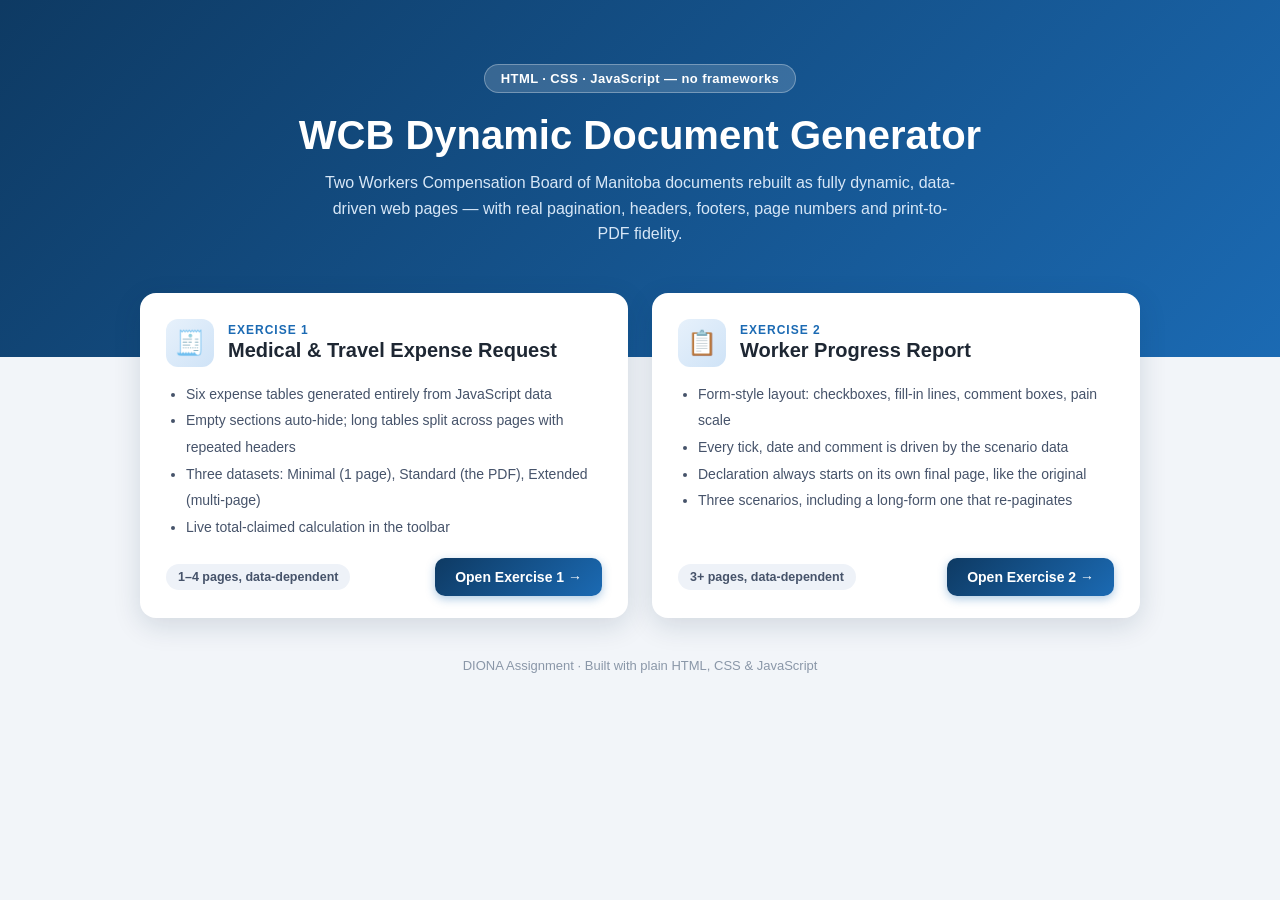
<file: index.html>
<!DOCTYPE html>
<html lang="en">
<head>
  <meta charset="UTF-8">
  <meta name="viewport" content="width=device-width, initial-scale=1.0">
  <title>DIONA Assignment · WCB Dynamic Documents</title>
  <style>
    :root {
      --navy: #0e3a63;
      --blue: #1b6ab3;
      --ink: #1e2733;
    }
    * { box-sizing: border-box; }
    body {
      margin: 0;
      font-family: "Segoe UI", Arial, sans-serif;
      background: #f2f5f9;
      color: var(--ink);
    }

    .hero {
      background: linear-gradient(135deg, var(--navy), var(--blue));
      color: #fff;
      text-align: center;
      padding: 64px 24px 110px;
    }
    .hero .badge {
      display: inline-block;
      background: rgba(255, 255, 255, 0.16);
      border: 1px solid rgba(255, 255, 255, 0.3);
      border-radius: 999px;
      padding: 6px 16px;
      font-size: 13px;
      font-weight: 600;
      letter-spacing: 0.4px;
      margin-bottom: 20px;
    }
    .hero h1 { margin: 0 0 12px; font-size: clamp(26px, 4vw, 40px); }
    .hero p {
      margin: 0 auto;
      max-width: 640px;
      font-size: 16px;
      color: #d7e7f7;
      line-height: 1.6;
    }

    .cards {
      max-width: 1040px;
      margin: -64px auto 0;
      padding: 0 20px;
      display: grid;
      grid-template-columns: 1fr 1fr;
      gap: 24px;
    }
    @media (max-width: 860px) { .cards { grid-template-columns: 1fr; } }

    .card {
      background: #fff;
      border-radius: 16px;
      box-shadow: 0 8px 28px rgba(14, 40, 70, 0.14);
      padding: 26px 26px 22px;
      display: flex;
      flex-direction: column;
      transition: transform 0.15s, box-shadow 0.15s;
    }
    .card:hover { transform: translateY(-3px); box-shadow: 0 14px 36px rgba(14, 40, 70, 0.2); }
    .card .top { display: flex; align-items: center; gap: 14px; margin-bottom: 14px; }
    .card .icon {
      width: 48px; height: 48px;
      border-radius: 12px;
      background: linear-gradient(135deg, #e7f1fb, #cfe3f7);
      display: flex; align-items: center; justify-content: center;
      font-size: 24px;
    }
    .card .kicker { font-size: 12px; font-weight: 700; letter-spacing: 1px; color: var(--blue); text-transform: uppercase; }
    .card h2 { margin: 2px 0 0; font-size: 20px; }
    .card ul { margin: 0 0 18px; padding-left: 20px; color: #46536a; font-size: 14px; line-height: 1.9; }
    .card .cta-row { margin-top: auto; display: flex; align-items: center; justify-content: space-between; }
    .pages-badge {
      font-size: 12.5px; font-weight: 600; color: #46536a;
      background: #eef2f8; border-radius: 999px; padding: 6px 12px;
    }
    .btn {
      display: inline-block;
      background: linear-gradient(135deg, var(--navy), var(--blue));
      color: #fff;
      text-decoration: none;
      font-weight: 700;
      font-size: 14px;
      padding: 11px 20px;
      border-radius: 10px;
      box-shadow: 0 3px 10px rgba(27, 106, 179, 0.35);
    }
    .btn:hover { filter: brightness(1.08); }

    footer {
      text-align: center;
      color: #8a97a8;
      font-size: 13px;
      padding: 40px 20px 30px;
    }
  </style>
</head>
<body>

  <div class="hero">
    <div class="badge">HTML &middot; CSS &middot; JavaScript — no frameworks</div>
    <h1>WCB Dynamic Document Generator</h1>
    <p>Two Workers Compensation Board of Manitoba documents rebuilt as fully dynamic,
       data-driven web pages — with real pagination, headers, footers, page numbers
       and print-to-PDF fidelity.</p>
  </div>

  <div class="cards">
    <div class="card">
      <div class="top">
        <div class="icon">🧾</div>
        <div>
          <div class="kicker">Exercise 1</div>
          <h2>Medical &amp; Travel Expense Request</h2>
        </div>
      </div>
      <ul>
        <li>Six expense tables generated entirely from JavaScript data</li>
        <li>Empty sections auto-hide; long tables split across pages with repeated headers</li>
        <li>Three datasets: Minimal (1 page), Standard (the PDF), Extended (multi-page)</li>
        <li>Live total-claimed calculation in the toolbar</li>
      </ul>
      <div class="cta-row">
        <span class="pages-badge">1–4 pages, data-dependent</span>
        <a class="btn" href="exercise1/index.html">Open Exercise 1 →</a>
      </div>
    </div>

    <div class="card">
      <div class="top">
        <div class="icon">📋</div>
        <div>
          <div class="kicker">Exercise 2</div>
          <h2>Worker Progress Report</h2>
        </div>
      </div>
      <ul>
        <li>Form-style layout: checkboxes, fill-in lines, comment boxes, pain scale</li>
        <li>Every tick, date and comment is driven by the scenario data</li>
        <li>Declaration always starts on its own final page, like the original</li>
        <li>Three scenarios, including a long-form one that re-paginates</li>
      </ul>
      <div class="cta-row">
        <span class="pages-badge">3+ pages, data-dependent</span>
        <a class="btn" href="exercise2/index.html">Open Exercise 2 →</a>
      </div>
    </div>
  </div>

  <footer>DIONA Assignment &middot; Built with plain HTML, CSS &amp; JavaScript</footer>

</body>
</html>
</file>
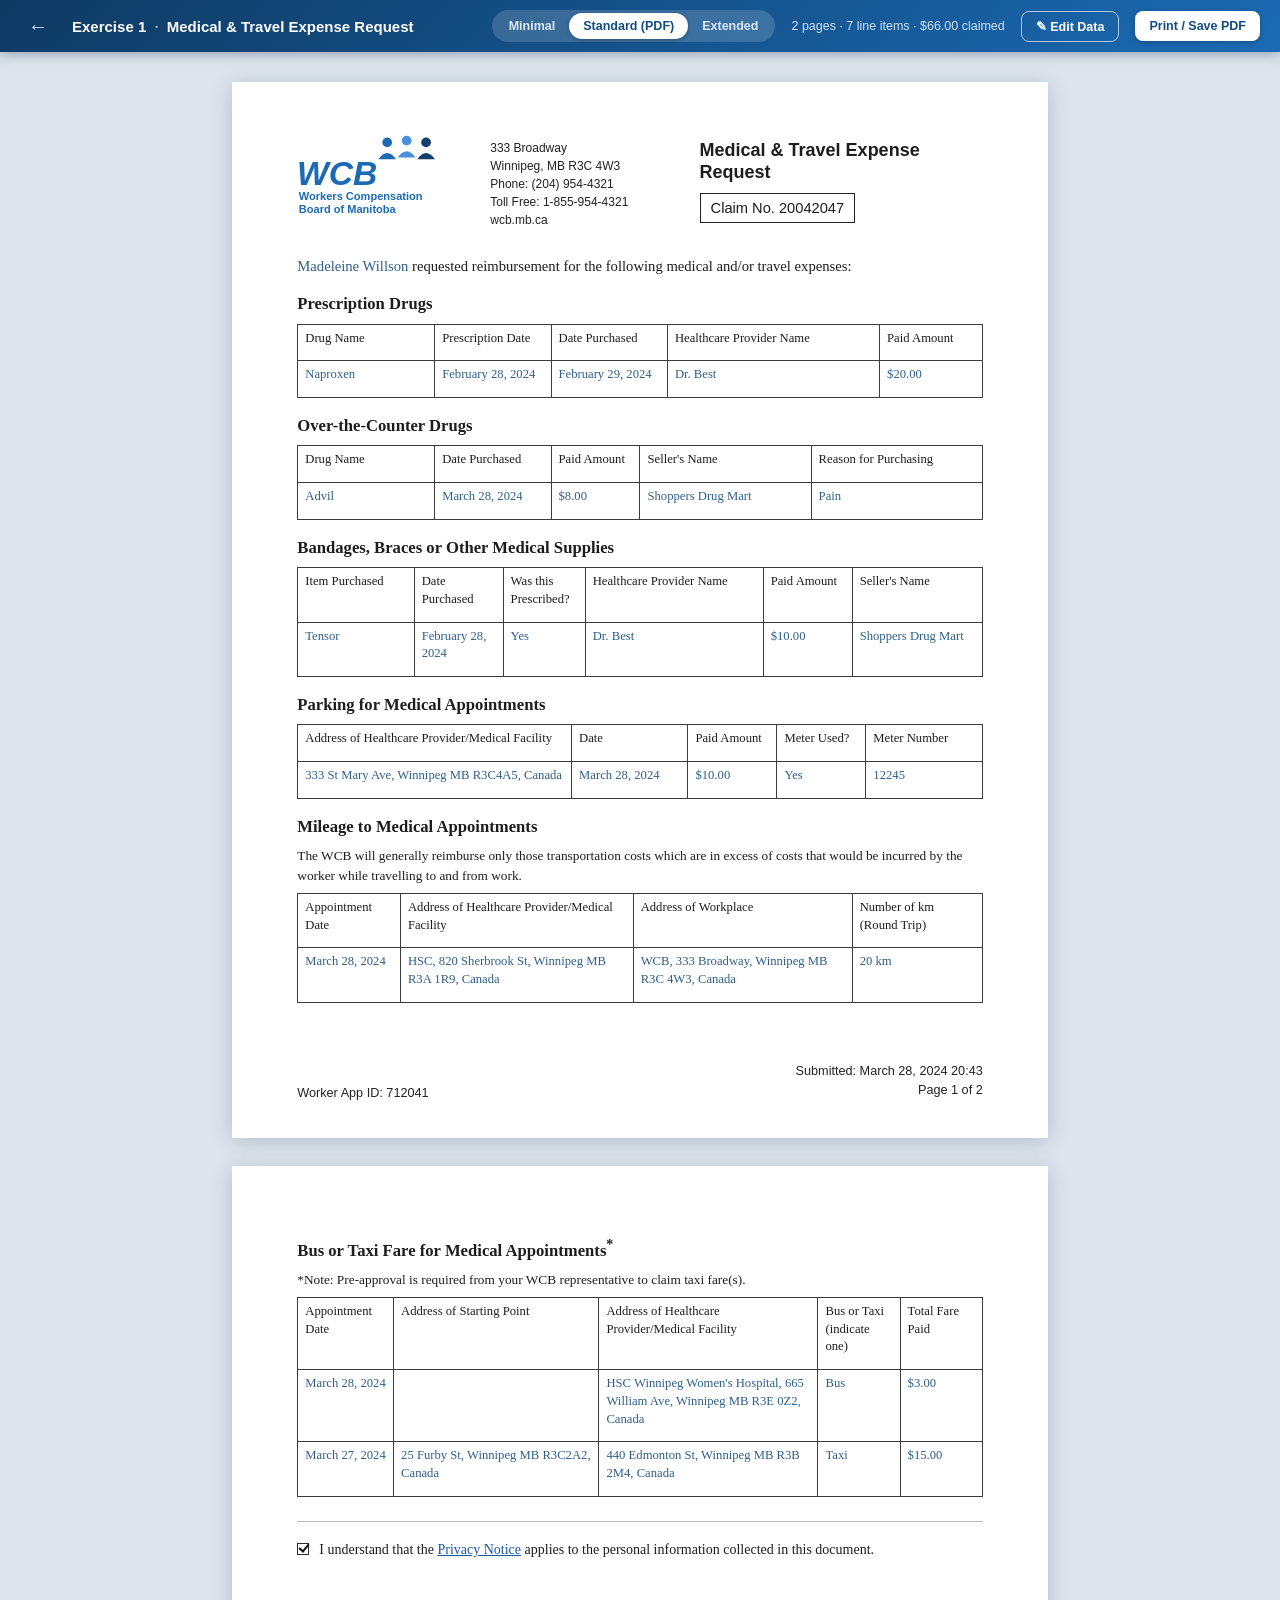
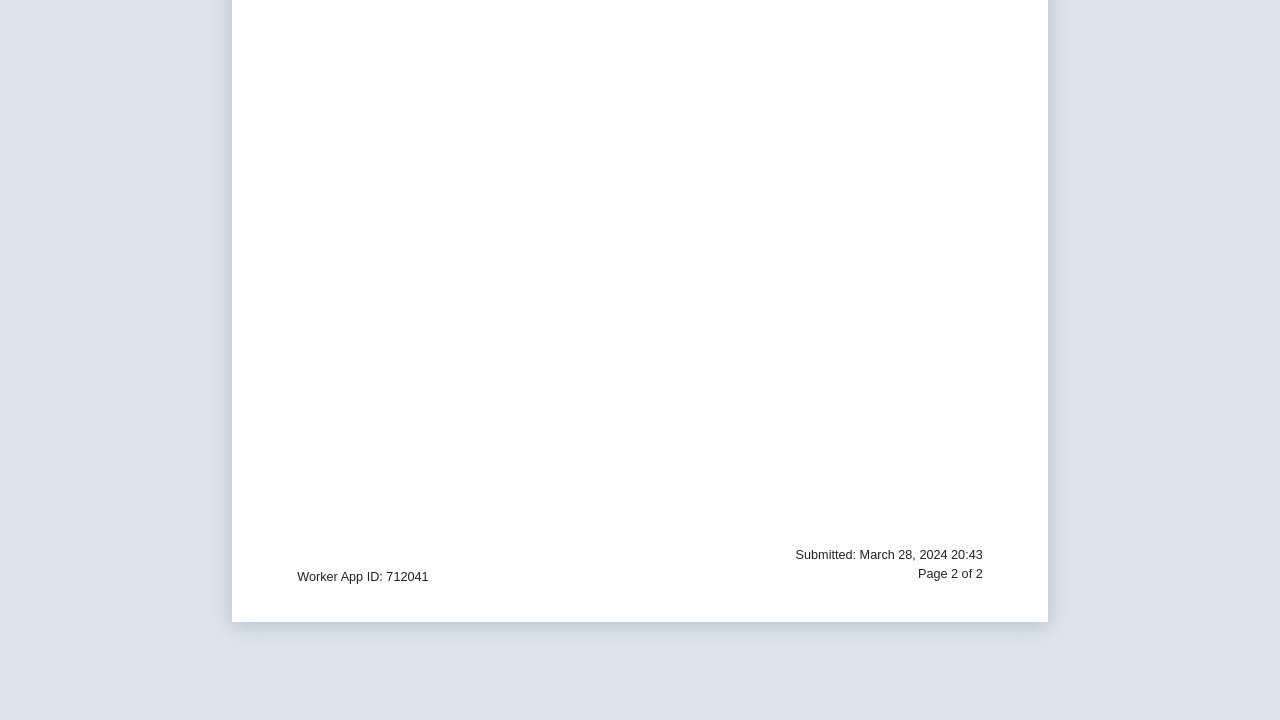
<file: exercise1/index.html>
<!DOCTYPE html>
<html lang="en">
<head>
  <meta charset="UTF-8">
  <meta name="viewport" content="width=device-width, initial-scale=1.0">
  <title>Exercise 1 · Medical &amp; Travel Expense Request</title>
  <link rel="stylesheet" href="../assets/css/base.css">
  <link rel="stylesheet" href="style.css">
</head>
<body>

  <header class="toolbar no-print">
    <a class="tb-back" href="../index.html" title="Back to home">&larr;</a>
    <div class="tb-title">Exercise 1 <span class="tb-sep">&middot;</span> Medical &amp; Travel Expense Request</div>
    <div class="seg" id="datasetSeg" title="Switch dataset to see the document adapt">
      <button data-set="minimal">Minimal</button>
      <button data-set="standard" class="active">Standard (PDF)</button>
      <button data-set="extended">Extended</button>
    </div>
    <span class="tb-stat" id="tbStat"></span>
    <button class="btn-edit" id="btnEdit" title="Edit the current data as JSON">&#9998; Edit Data</button>
    <button class="btn-print" id="btnPrint">Print / Save PDF</button>
  </header>

  <main id="paper"></main>

  <script src="../assets/js/common.js"></script>
  <script src="../assets/js/paginator.js"></script>
  <script src="../assets/js/editor.js"></script>
  <script src="data.js"></script>
  <script src="script.js"></script>
</body>
</html>
</file>
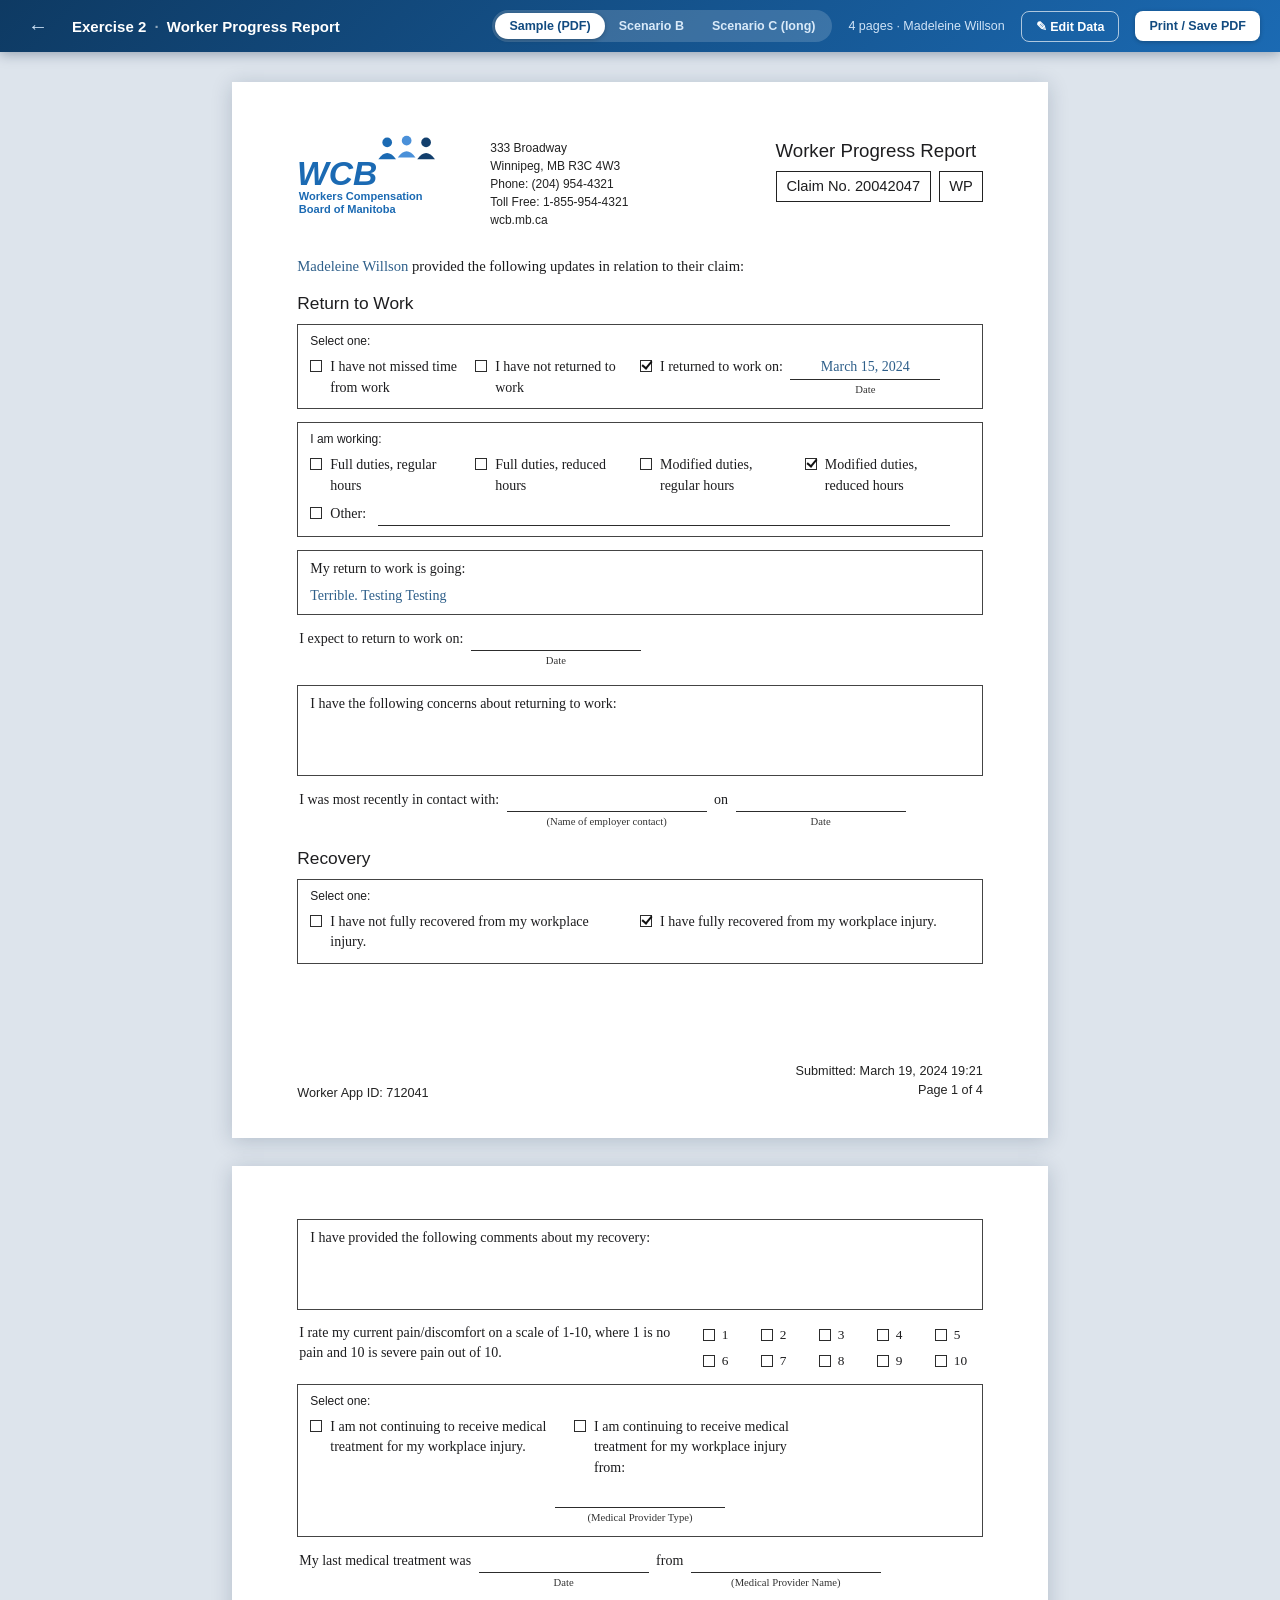
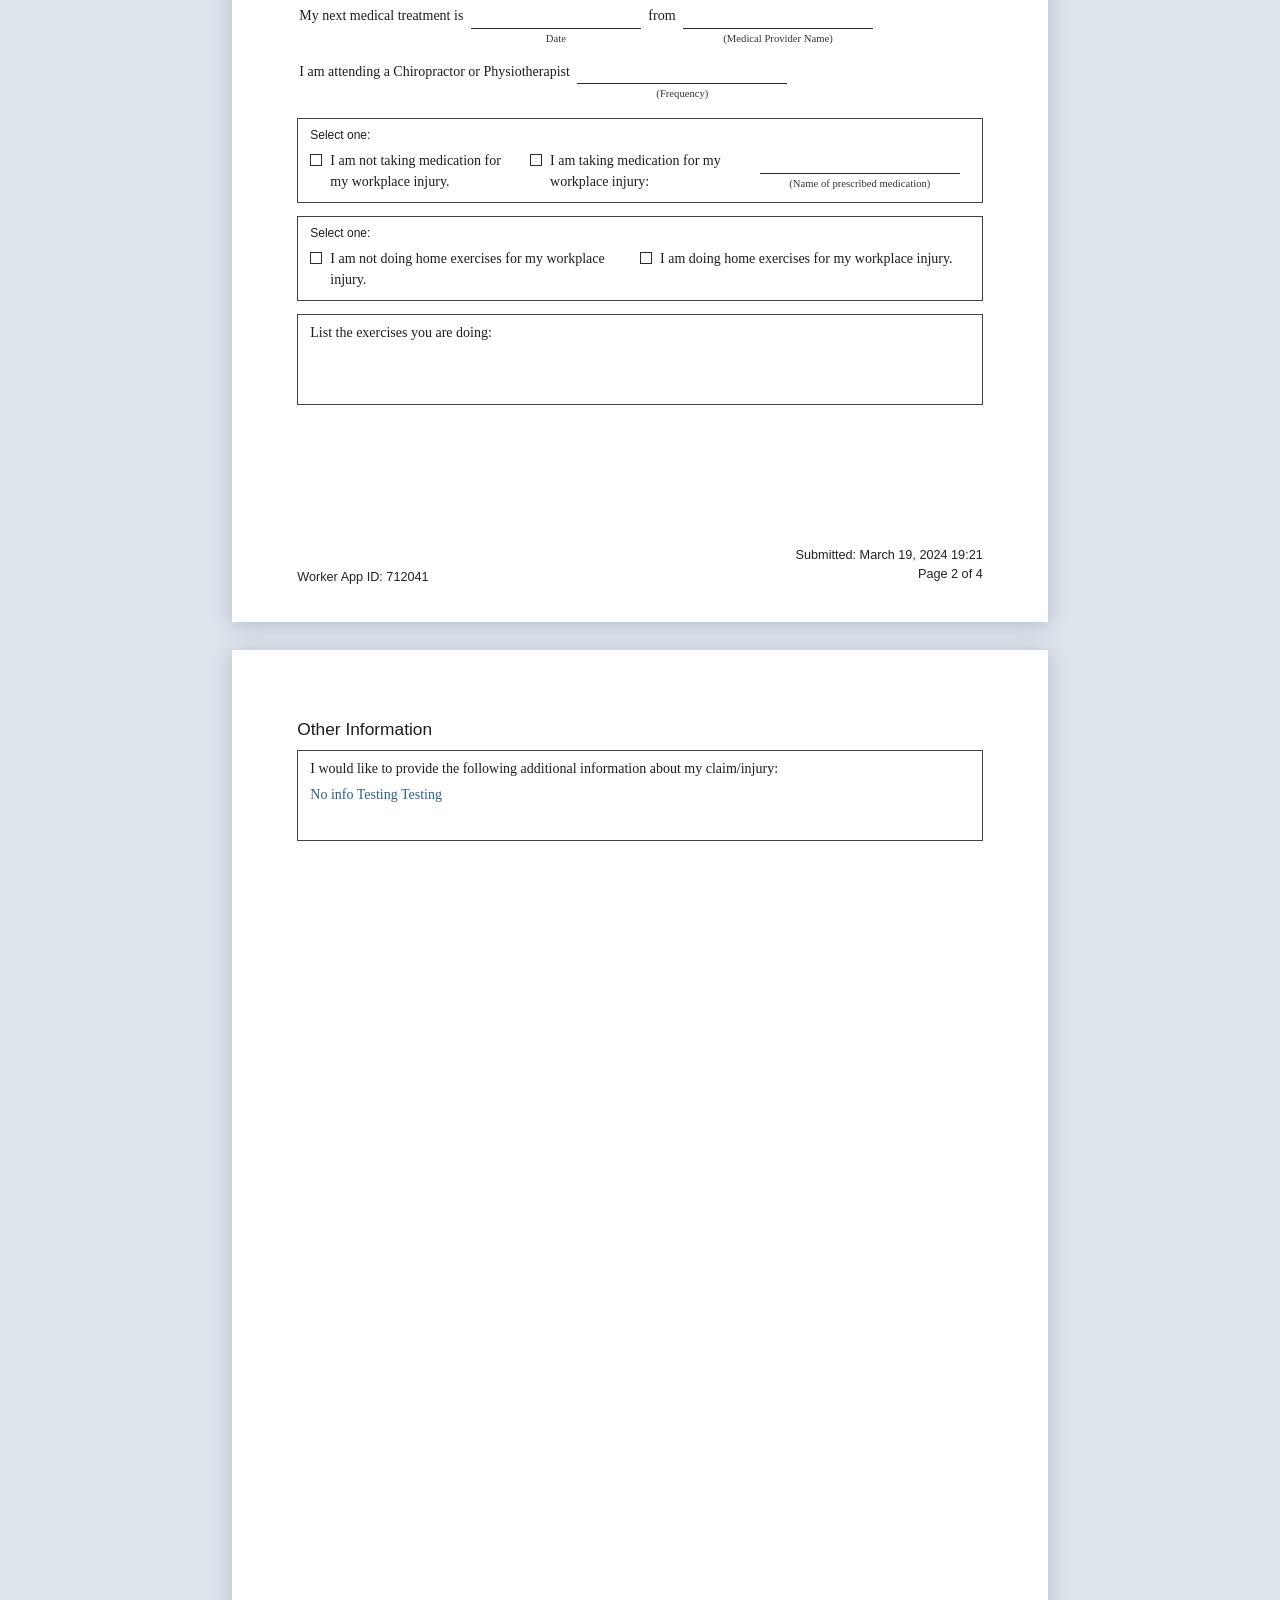
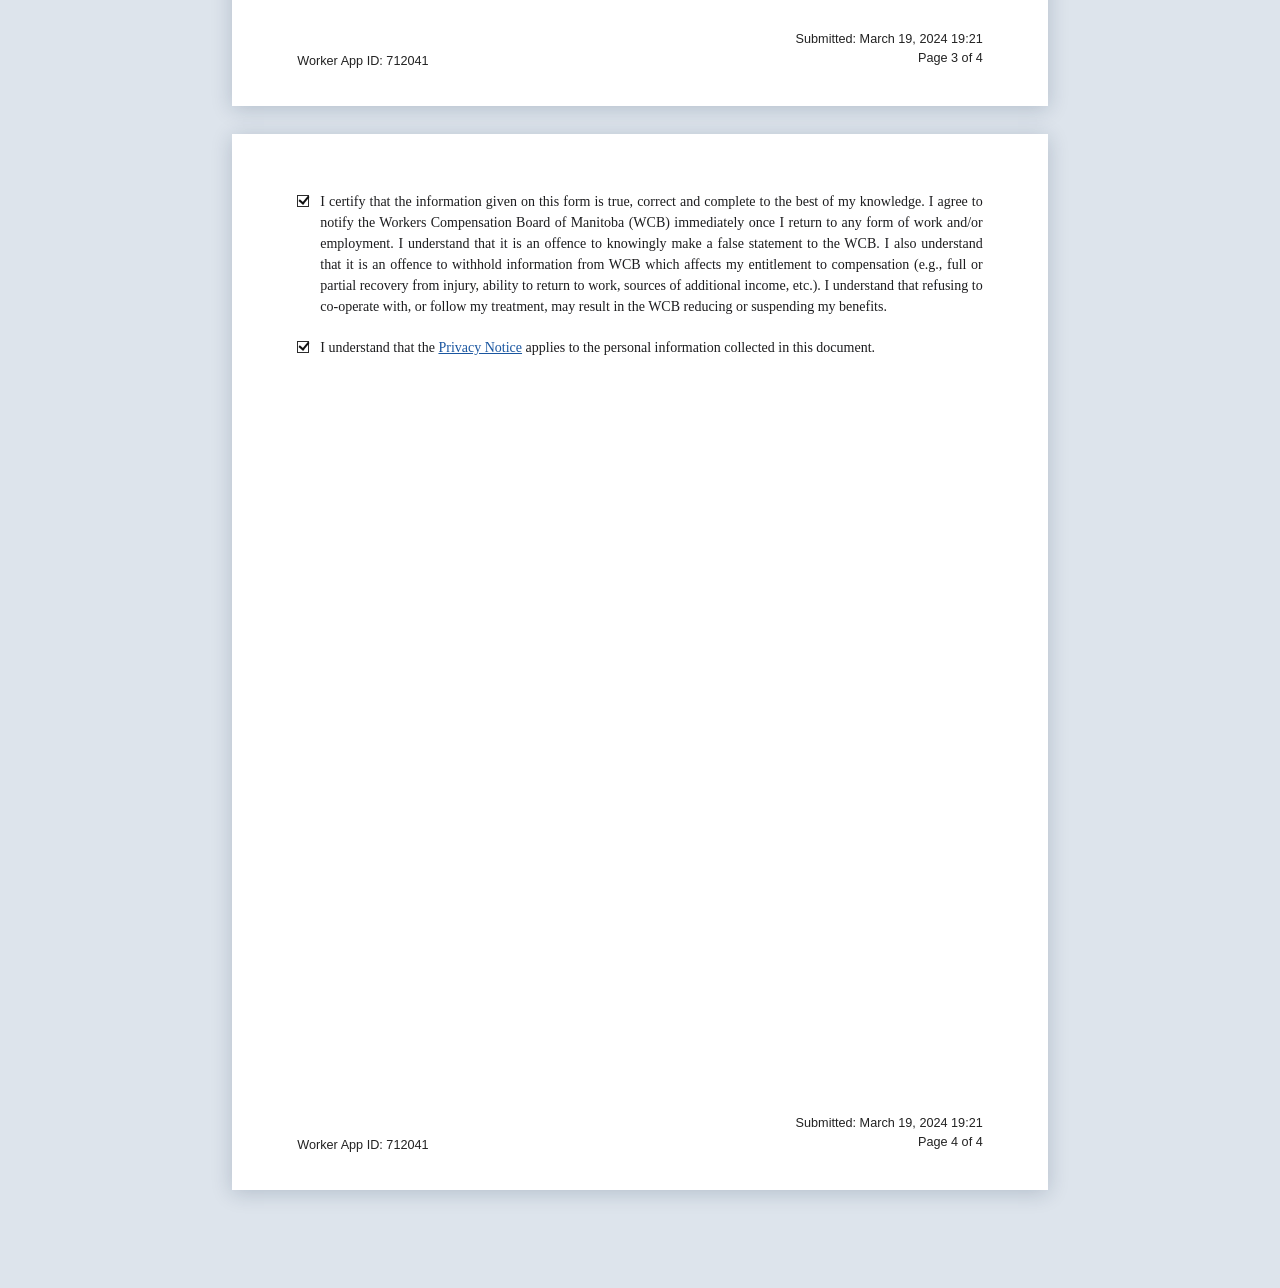
<file: exercise2/index.html>
<!DOCTYPE html>
<html lang="en">
<head>
  <meta charset="UTF-8">
  <meta name="viewport" content="width=device-width, initial-scale=1.0">
  <title>Exercise 2 · Worker Progress Report</title>
  <link rel="stylesheet" href="../assets/css/base.css">
  <link rel="stylesheet" href="style.css">
</head>
<body>

  <header class="toolbar no-print">
    <a class="tb-back" href="../index.html" title="Back to home">&larr;</a>
    <div class="tb-title">Exercise 2 <span class="tb-sep">&middot;</span> Worker Progress Report</div>
    <div class="seg" id="datasetSeg" title="Switch scenario to see the form adapt">
      <button data-set="sample" class="active">Sample (PDF)</button>
      <button data-set="recovering">Scenario B</button>
      <button data-set="detailed">Scenario C (long)</button>
    </div>
    <span class="tb-stat" id="tbStat"></span>
    <button class="btn-edit" id="btnEdit" title="Edit the current data as JSON">&#9998; Edit Data</button>
    <button class="btn-print" id="btnPrint">Print / Save PDF</button>
  </header>

  <main id="paper"></main>

  <script src="../assets/js/common.js"></script>
  <script src="../assets/js/paginator.js"></script>
  <script src="../assets/js/editor.js"></script>
  <script src="data.js"></script>
  <script src="script.js"></script>
</body>
</html>
</file>
<file: assets/css/base.css>
/* =====================================================================
   Shared foundation — page frame, toolbar, footer, print rules.
   Used by both exercises. Pure CSS, no frameworks.
   ===================================================================== */

:root {
  --accent: #1b6ab3;        /* WCB blue */
  --accent-dark: #124b80;
  --ink: #1d1d1f;           /* static (form) text */
  --ink-data: #2e5f8a;      /* user-entered values render blue, like the PDF */
  --line: #3c3c3c;          /* table / box borders */
  --desk: #dde4ec;          /* screen background behind the paper */
}

* { box-sizing: border-box; }

body {
  margin: 0;
  background: var(--desk);
  font-family: Georgia, "Times New Roman", serif;
  color: var(--ink);
}

/* ---------------------------------------------------------------- */
/* Toolbar (screen only — hidden when printing)                      */
/* ---------------------------------------------------------------- */

.toolbar {
  position: sticky;
  top: 0;
  z-index: 50;
  display: flex;
  align-items: center;
  flex-wrap: wrap;
  gap: 12px 16px;
  padding: 10px 20px;
  background: linear-gradient(135deg, #0e3a63, #1b6ab3);
  color: #fff;
  box-shadow: 0 2px 12px rgba(9, 34, 63, 0.35);
  font-family: "Segoe UI", Arial, sans-serif;
}

.tb-back {
  color: #cfe3f7;
  text-decoration: none;
  font-size: 20px;
  line-height: 1;
  padding: 4px 8px;
  border-radius: 8px;
}
.tb-back:hover { background: rgba(255, 255, 255, 0.15); color: #fff; }

.tb-title { font-weight: 600; font-size: 15px; flex: 1; min-width: 220px; }
.tb-sep { opacity: 0.55; margin: 0 4px; }

.seg {
  display: flex;
  background: rgba(255, 255, 255, 0.16);
  border-radius: 999px;
  padding: 3px;
}
.seg button {
  border: 0;
  background: transparent;
  color: #d9eaf9;
  padding: 6px 14px;
  border-radius: 999px;
  cursor: pointer;
  font-size: 12.5px;
  font-weight: 600;
  font-family: inherit;
  transition: background 0.15s, color 0.15s;
}
.seg button:hover { color: #fff; }
.seg button.active {
  background: #fff;
  color: var(--accent-dark);
  box-shadow: 0 1px 4px rgba(0, 0, 0, 0.25);
}

.tb-stat { font-size: 12.5px; color: #cfe3f7; white-space: nowrap; }

.btn-print {
  border: 0;
  border-radius: 8px;
  background: #fff;
  color: var(--accent-dark);
  font-weight: 700;
  font-size: 12.5px;
  padding: 8px 14px;
  cursor: pointer;
  font-family: inherit;
  box-shadow: 0 1px 4px rgba(0, 0, 0, 0.25);
}
.btn-print:hover { background: #eaf3fc; }

.btn-edit {
  border: 1.5px solid rgba(255, 255, 255, 0.65);
  border-radius: 8px;
  background: transparent;
  color: #fff;
  font-weight: 700;
  font-size: 12.5px;
  padding: 7px 14px;
  cursor: pointer;
  font-family: inherit;
}
.btn-edit:hover { background: rgba(255, 255, 255, 0.15); }

/* ---------------------------------------------------------------- */
/* Live data editor drawer (screen only)                             */
/* ---------------------------------------------------------------- */

.editor-drawer {
  position: fixed;
  top: 0;
  right: 0;
  bottom: 0;
  width: min(480px, 92vw);
  background: #0f1c2c;
  color: #dce7f5;
  z-index: 100;
  display: flex;
  flex-direction: column;
  box-shadow: -6px 0 26px rgba(0, 0, 0, 0.4);
  font-family: "Segoe UI", Arial, sans-serif;
}
.editor-drawer[hidden] { display: none; }

.ed-head {
  display: flex;
  justify-content: space-between;
  align-items: center;
  padding: 14px 18px;
  font-weight: 700;
  font-size: 15px;
  background: #13253a;
}
.ed-head small { font-weight: 400; color: #8fb4d9; }
.ed-close {
  border: 0;
  background: transparent;
  color: #8fb4d9;
  font-size: 22px;
  line-height: 1;
  cursor: pointer;
  padding: 2px 6px;
  border-radius: 6px;
}
.ed-close:hover { background: rgba(255, 255, 255, 0.1); color: #fff; }

.ed-hint {
  margin: 0;
  padding: 10px 18px;
  font-size: 12px;
  line-height: 1.55;
  color: #9db9d6;
  border-bottom: 1px solid #1d3450;
}

.ed-text {
  flex: 1;
  border: 0;
  outline: none;
  resize: none;
  background: #0b1622;
  color: #cfe6ff;
  font-family: Consolas, "Courier New", monospace;
  font-size: 12.5px;
  line-height: 1.55;
  padding: 14px 16px;
}

.ed-error {
  padding: 9px 18px;
  background: #4a1420;
  color: #ffb9c4;
  font-size: 12.5px;
}

.ed-actions {
  display: flex;
  align-items: center;
  gap: 10px;
  padding: 12px 18px;
  background: #13253a;
}
.ed-apply {
  border: 0;
  border-radius: 8px;
  background: #1b6ab3;
  color: #fff;
  font-weight: 700;
  font-size: 13px;
  padding: 9px 22px;
  cursor: pointer;
  font-family: inherit;
}
.ed-apply:hover { background: #2a7cc9; }
.ed-reset {
  border: 1.5px solid #2c4a6e;
  border-radius: 8px;
  background: transparent;
  color: #9db9d6;
  font-weight: 600;
  font-size: 13px;
  padding: 8px 16px;
  cursor: pointer;
  font-family: inherit;
}
.ed-reset:hover { color: #fff; border-color: #4a6f99; }
.ed-status { font-size: 12.5px; color: #7fd49a; font-weight: 600; }

/* ---------------------------------------------------------------- */
/* The paper — US Letter pages rendered like a PDF viewer            */
/* ---------------------------------------------------------------- */

#paper { padding: 30px 12px 70px; overflow-x: auto; }

.page {
  width: 8.5in;
  height: 11in;
  margin: 0 auto 28px;
  background: #fff;
  position: relative;
  box-shadow: 0 3px 20px rgba(14, 40, 70, 0.2);
}

/* Content window: fixed insets so the paginator can measure overflow */
.page-content {
  position: absolute;
  top: 0.55in;
  left: 0.68in;
  right: 0.68in;
  bottom: 0.95in;
  overflow: hidden;
}

.page-footer {
  position: absolute;
  left: 0.68in;
  right: 0.68in;
  bottom: 0.4in;
  display: flex;
  justify-content: space-between;
  align-items: flex-end;
  font-size: 9.5pt;
  color: #222;
  font-family: "Segoe UI", Arial, sans-serif;
}
.pf-right { text-align: right; line-height: 1.5; }
.pf-right .pf-num { display: block; }

/* ---------------------------------------------------------------- */
/* Shared document pieces                                            */
/* ---------------------------------------------------------------- */

/* Dynamic (data-driven) values render blue, like the source PDFs */
.dv { color: var(--ink-data); }

.doc-header {
  display: flex;
  gap: 0.26in;
  align-items: flex-start;
  margin-bottom: 0.28in;
  font-family: "Segoe UI", Arial, sans-serif;
}
.dh-logo svg { display: block; }
.dh-addr { font-size: 9pt; line-height: 1.5; color: #222; padding-top: 4px; }
.dh-right { margin-left: auto; max-width: 2.95in; padding-top: 4px; }
.dh-doc-title { font-size: 13.5pt; font-weight: 700; line-height: 1.25; margin-bottom: 9px; }
.dh-doc-title.plain { font-weight: 400; font-size: 14pt; }
.claim-box {
  display: inline-block;
  border: 1.6px solid #222;
  padding: 4px 10px;
  font-size: 11pt;
}
.wp-box {
  display: inline-block;
  border: 1.6px solid #222;
  padding: 4px 9px;
  font-size: 11pt;
  margin-left: 8px;
}

.doc-intro { margin: 0 0 14px; font-size: 11pt; }

/* Checkbox glyph */
.cb {
  display: inline-block;
  width: 12px;
  height: 12px;
  border: 1.4px solid #2c2c2c;
  background: #fff;
  position: relative;
  flex: none;
  vertical-align: -2px;
}
.cb.checked::after {
  content: "";
  position: absolute;
  left: 1px;
  top: 0;
  width: 8px;
  height: 4px;
  border-left: 2px solid #111;
  border-bottom: 2px solid #111;
  transform: rotate(-50deg);
}

/* Underlined fill-in field with a small caption underneath */
.fill-wrap {
  display: inline-flex;
  flex-direction: column;
  align-items: center;
  vertical-align: top;
  margin: 0 4px;
}
.fill {
  border-bottom: 1px solid #2c2c2c;
  min-width: 150px;
  text-align: center;
  padding: 0 8px 1px;
  min-height: 16px;
}
.fill-caption { font-size: 8pt; color: #333; padding-top: 2px; }
.fill-wrap.grow { flex: 1; }
.fill-wrap.grow .fill { width: 100%; min-width: 0; }

.link { color: #1a56a0; text-decoration: underline; }

/* ---------------------------------------------------------------- */
/* Print: one sheet per .page, toolbar hidden                        */
/* ---------------------------------------------------------------- */

@page { size: Letter; margin: 0; }

@media print {
  body { background: #fff; }
  .toolbar, .no-print { display: none !important; }
  #paper { padding: 0; overflow: visible; }
  .page {
    margin: 0;
    box-shadow: none;
    height: 10.98in; /* hairline under 11in prevents blank spill pages */
    page-break-after: always;
  }
  .page:last-child { page-break-after: auto; }
}
</file>
<file: exercise1/style.css>
/* =====================================================================
   Exercise 1 — Medical & Travel Expense Request
   Serif "report" look matching the source PDF.
   ===================================================================== */

.page-content { font-size: 10.5pt; line-height: 1.4; }

.doc-section-title {
  font-size: 12.5pt;
  font-weight: 700;
  font-family: Georgia, "Times New Roman", serif;
  margin: 16px 0 8px;
}

.doc-note { font-size: 10pt; margin: 0 0 8px; line-height: 1.45; }

.doc-table {
  width: 100%;
  border-collapse: collapse;
  table-layout: fixed;
  margin: 4px 0 10px;
}
.doc-table th,
.doc-table td {
  border: 1px solid var(--line);
  text-align: left;
  vertical-align: top;
  font-size: 9.5pt;
  padding: 5px 7px 13px;
  word-wrap: break-word;
  overflow-wrap: break-word;
}
.doc-table th { font-weight: 400; }
.doc-table td { color: var(--ink-data); }

.privacy-divider {
  border: 0;
  border-top: 1px solid #b9b9b9;
  margin: 24px 0 18px;
}
.privacy-line {
  display: flex;
  gap: 10px;
  align-items: flex-start;
  font-size: 10.5pt;
}
.privacy-line .cb { margin-top: 3px; }
.privacy-line p { margin: 0; }
</file>
<file: exercise2/style.css>
/* =====================================================================
   Exercise 2 — Worker Progress Report
   Form look: bordered option boxes, checkboxes, fill-in lines,
   comment areas and the declaration page.
   ===================================================================== */

.page-content { font-size: 10.5pt; line-height: 1.45; }

/* Light sans section headings, like the PDF */
.sec-h {
  font-family: "Segoe UI", Arial, sans-serif;
  font-weight: 400;
  font-size: 13pt;
  margin: 14px 0 8px;
}

/* Bordered field boxes */
.fbox {
  border: 1.3px solid #444;
  padding: 8px 12px 10px;
  margin: 0 0 13px;
}
.fbox-label {
  font-family: "Segoe UI", Arial, sans-serif;
  font-size: 9pt;
  margin-bottom: 7px;
}

.opt-row { display: flex; flex-wrap: wrap; gap: 8px 0; align-items: flex-start; }
.opt { display: flex; gap: 8px; align-items: flex-start; padding-right: 16px; }
.opt .cb { margin-top: 3px; }
.opt-25 { flex: 0 0 25%; }
.opt-33 { flex: 0 0 33.33%; }
.opt-35 { flex: 0 0 35%; }
.opt-40 { flex: 0 0 40%; }
.opt-50 { flex: 0 0 50%; }
.opt-grow { flex: 1; }
.opt-fill {
  flex: 1;
  display: flex;
  align-items: flex-end;
  justify-content: center;
  min-width: 170px;
}

.field-line { margin: 14px 2px 16px; }

/* Comment boxes */
.comment-box {
  border: 1.3px solid #444;
  padding: 8px 12px;
  margin: 0 0 13px;
  min-height: 0.95in;
}
.comment-box.short { min-height: 0.55in; }
.comment-box p.q { margin: 0 0 6px; }
.comment-box p.a { margin: 0; white-space: pre-line; }

/* Pain scale */
.pain-row {
  display: flex;
  gap: 18px;
  align-items: flex-start;
  margin: 0 2px 13px;
}
.pain-label { flex: 1; }
.pain-grid {
  display: grid;
  grid-template-columns: repeat(5, 46px);
  gap: 7px 12px;
  padding-top: 2px;
}
.pain-opt { display: flex; gap: 7px; align-items: center; font-size: 10pt; }

/* Declarations (last page) */
.decl { display: flex; gap: 11px; margin: 4px 0 20px; }
.decl .cb { margin-top: 4px; }
.decl p { margin: 0; text-align: justify; line-height: 1.5; }
</file>
